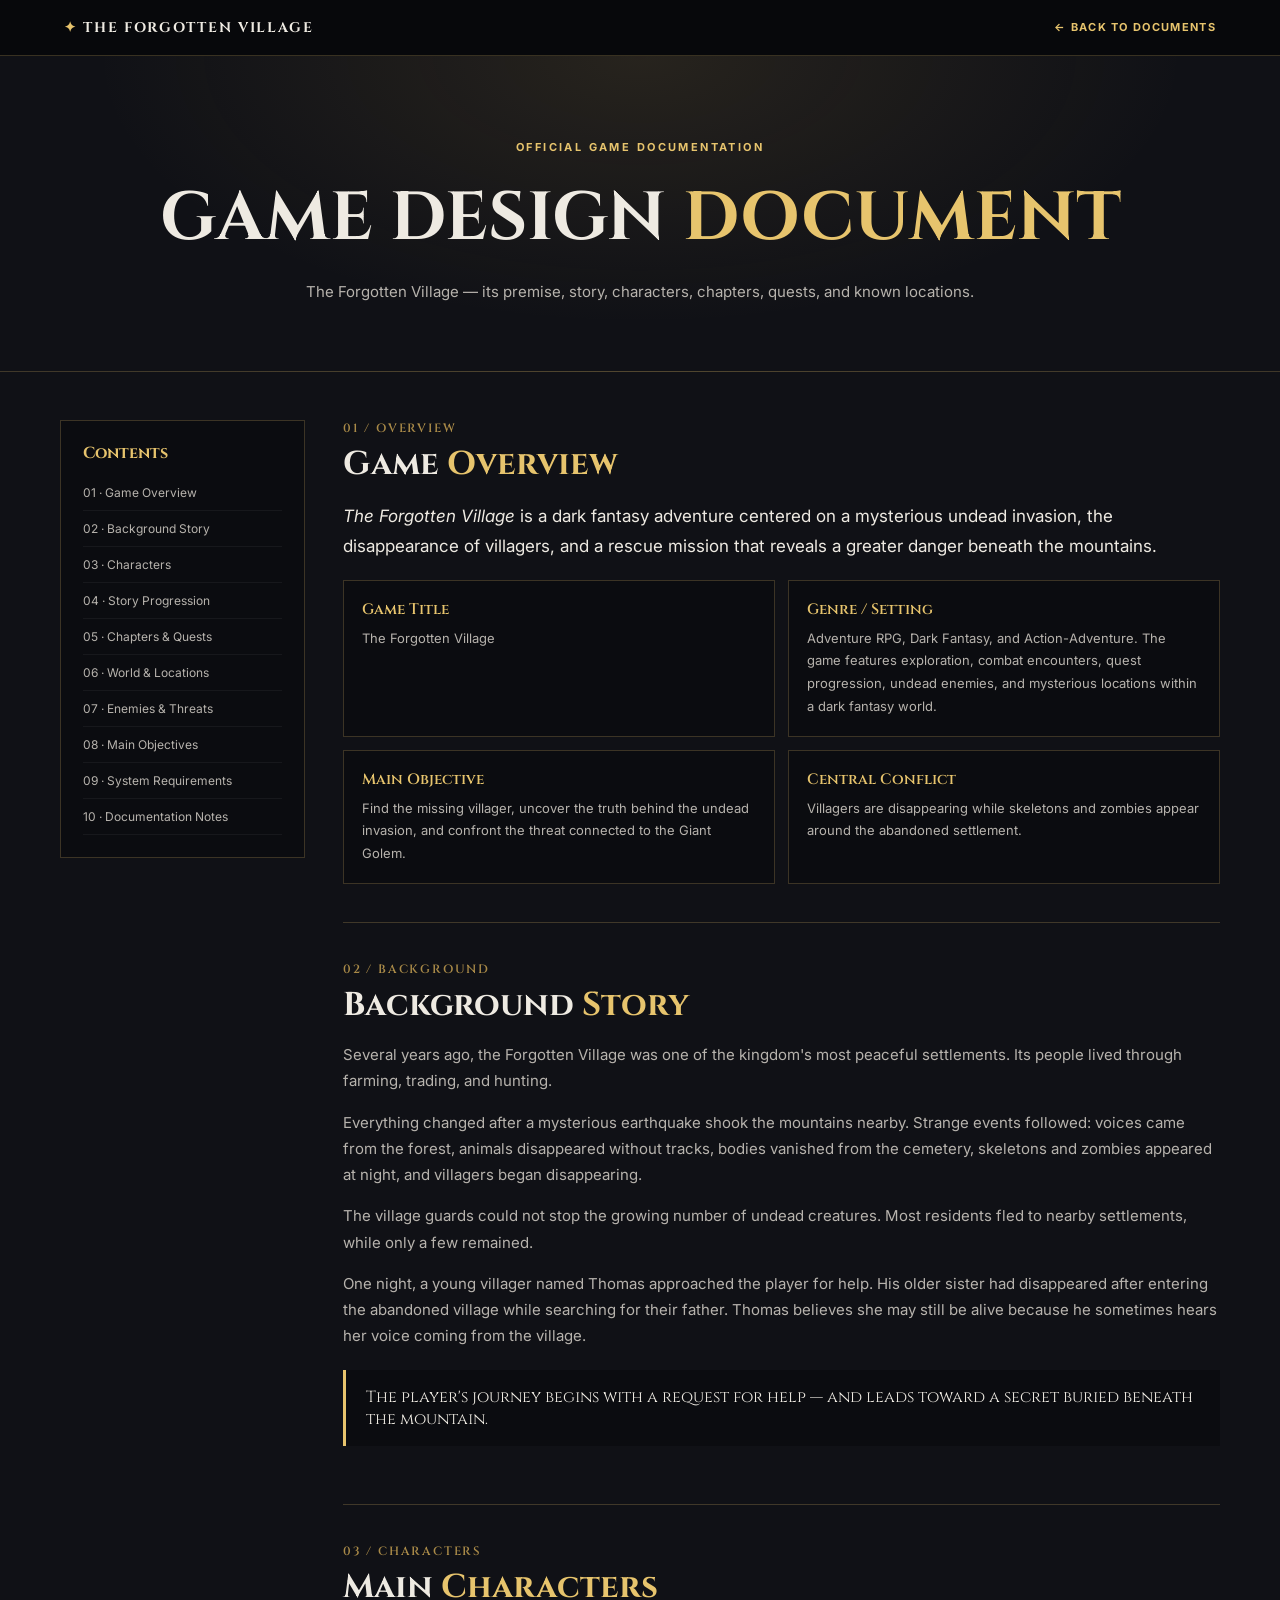
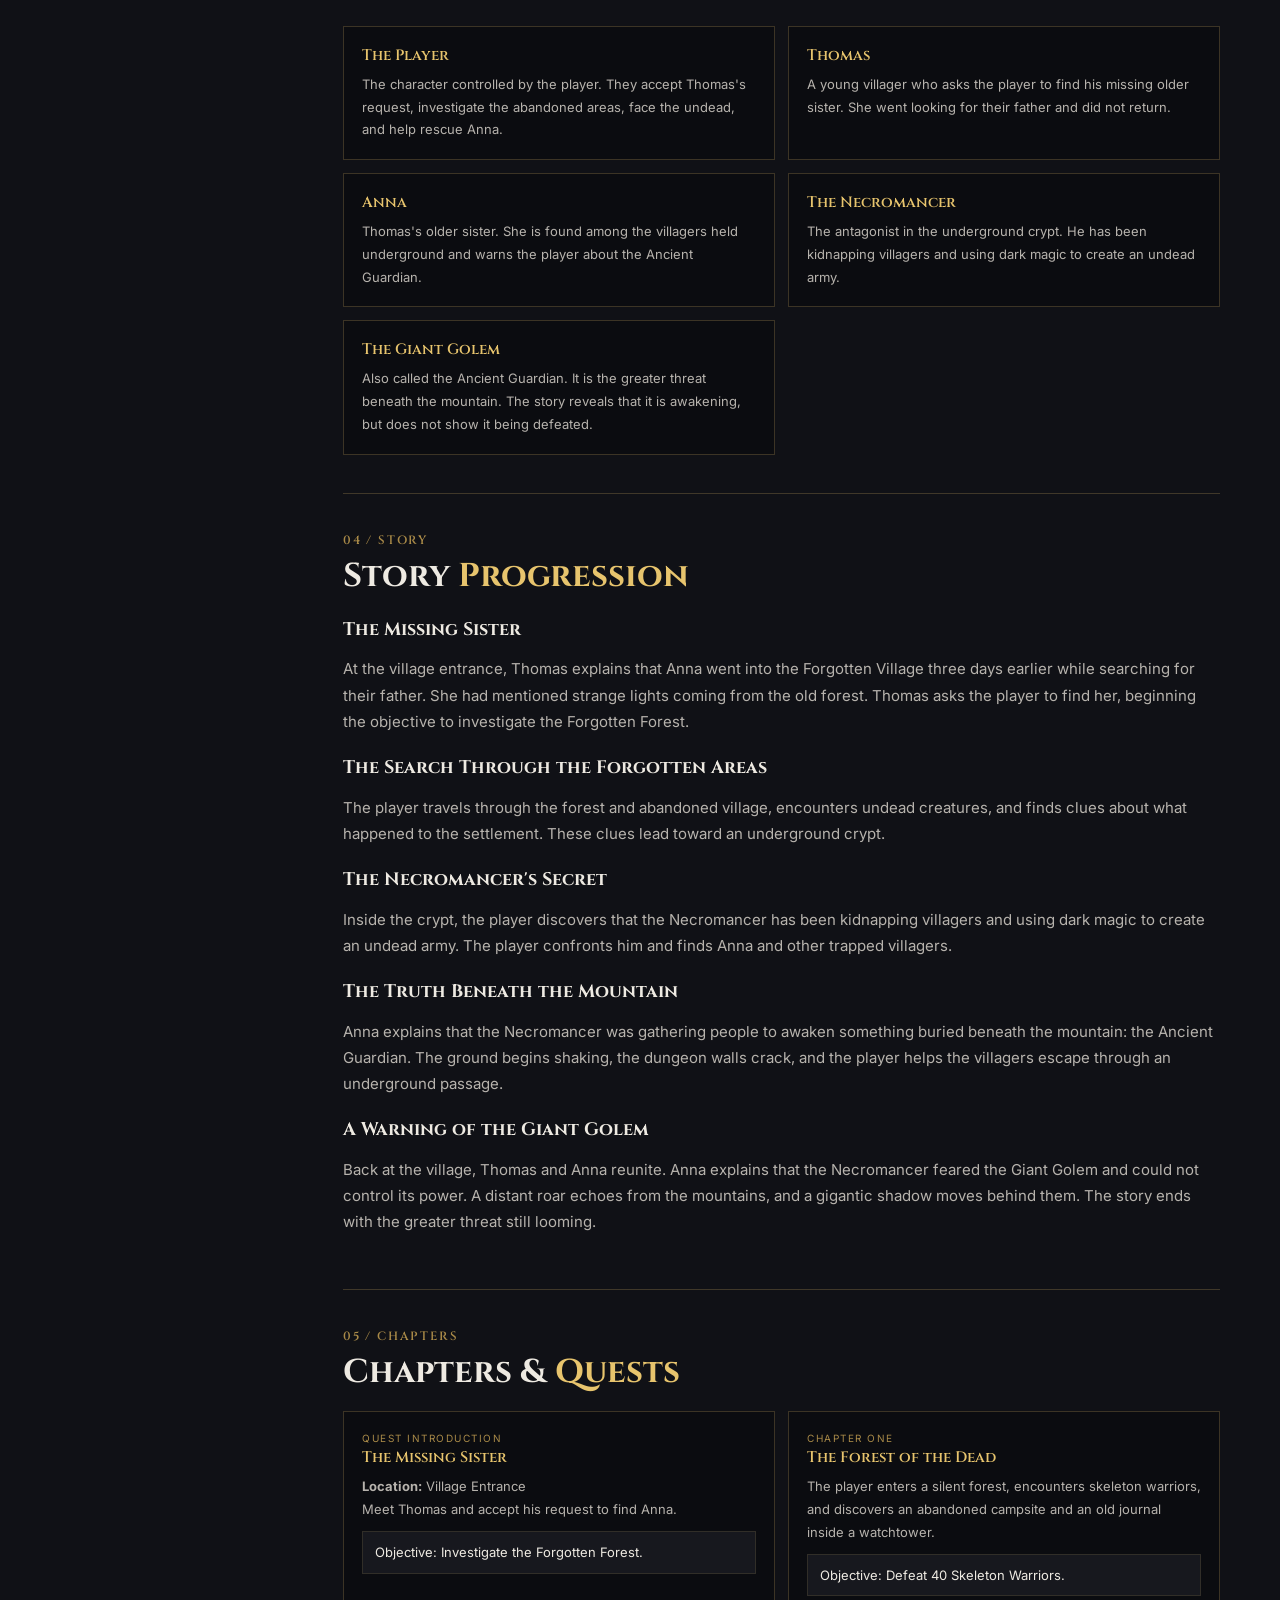
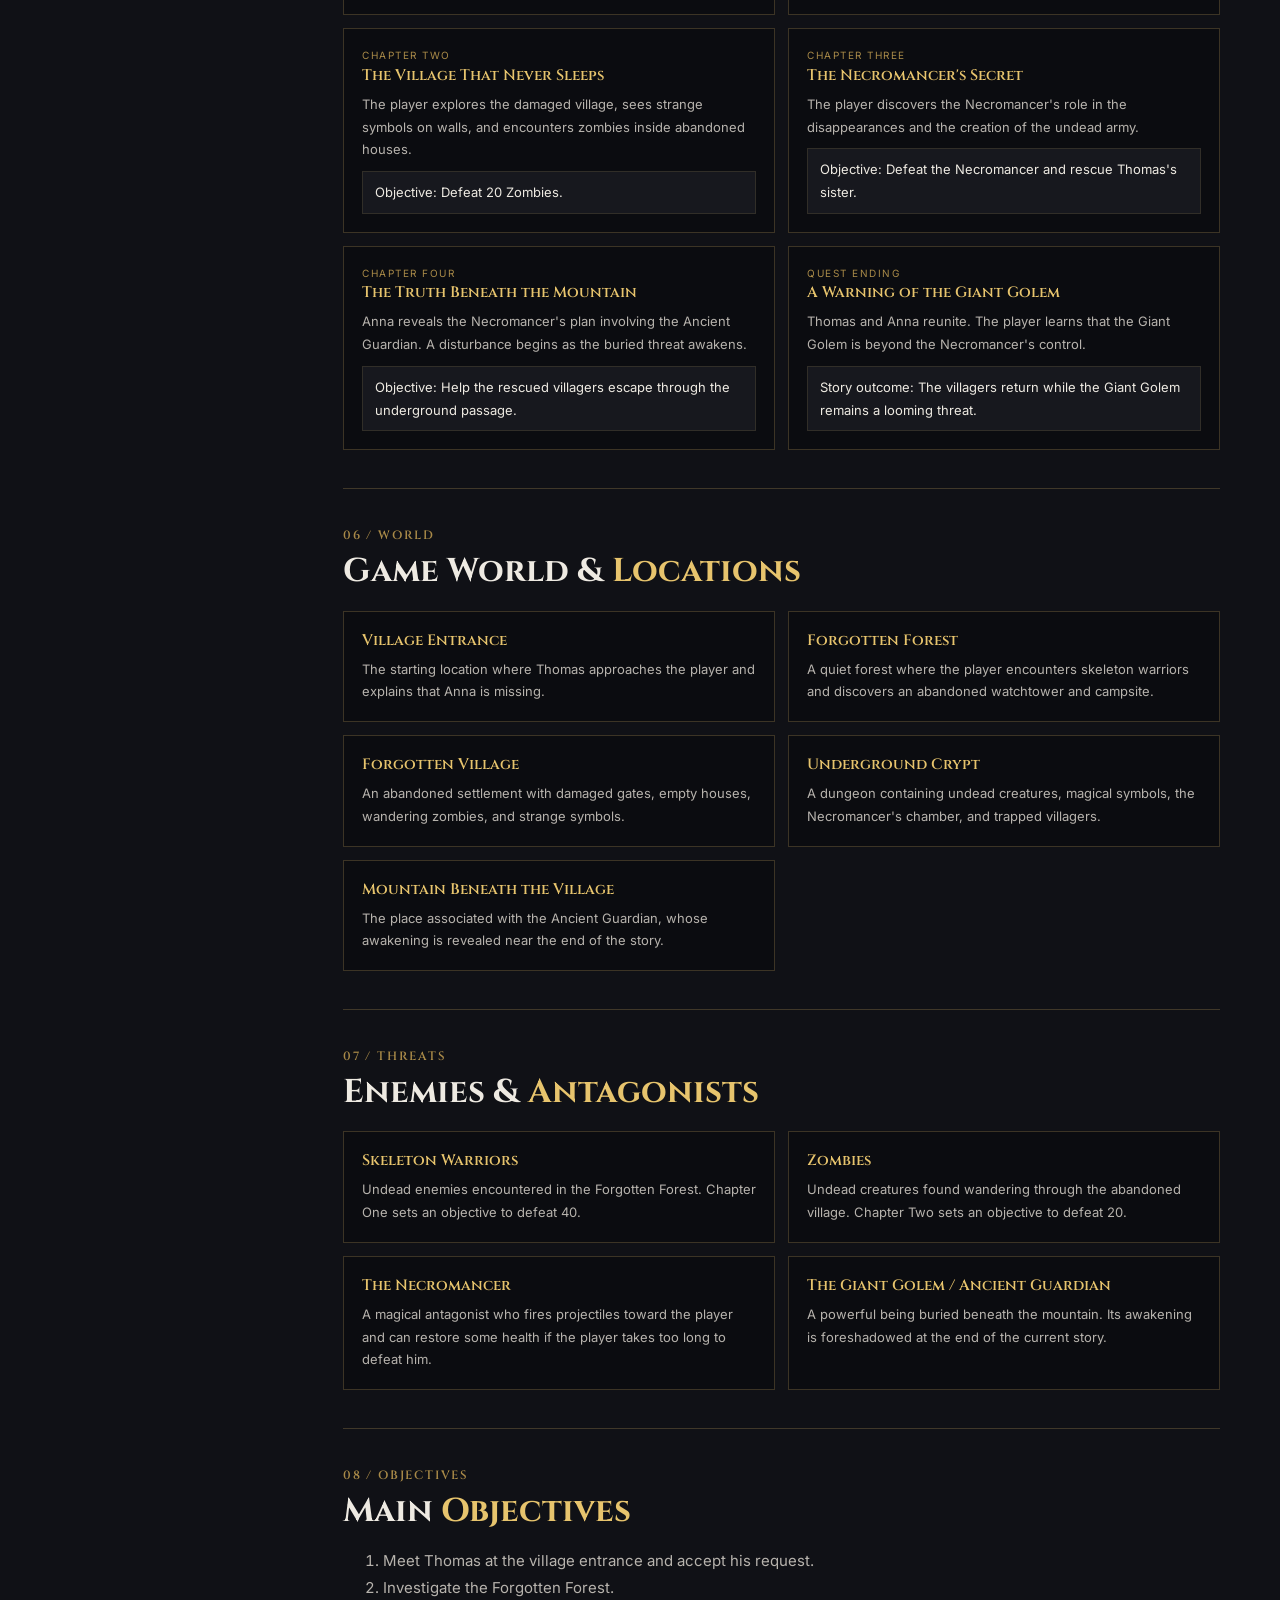
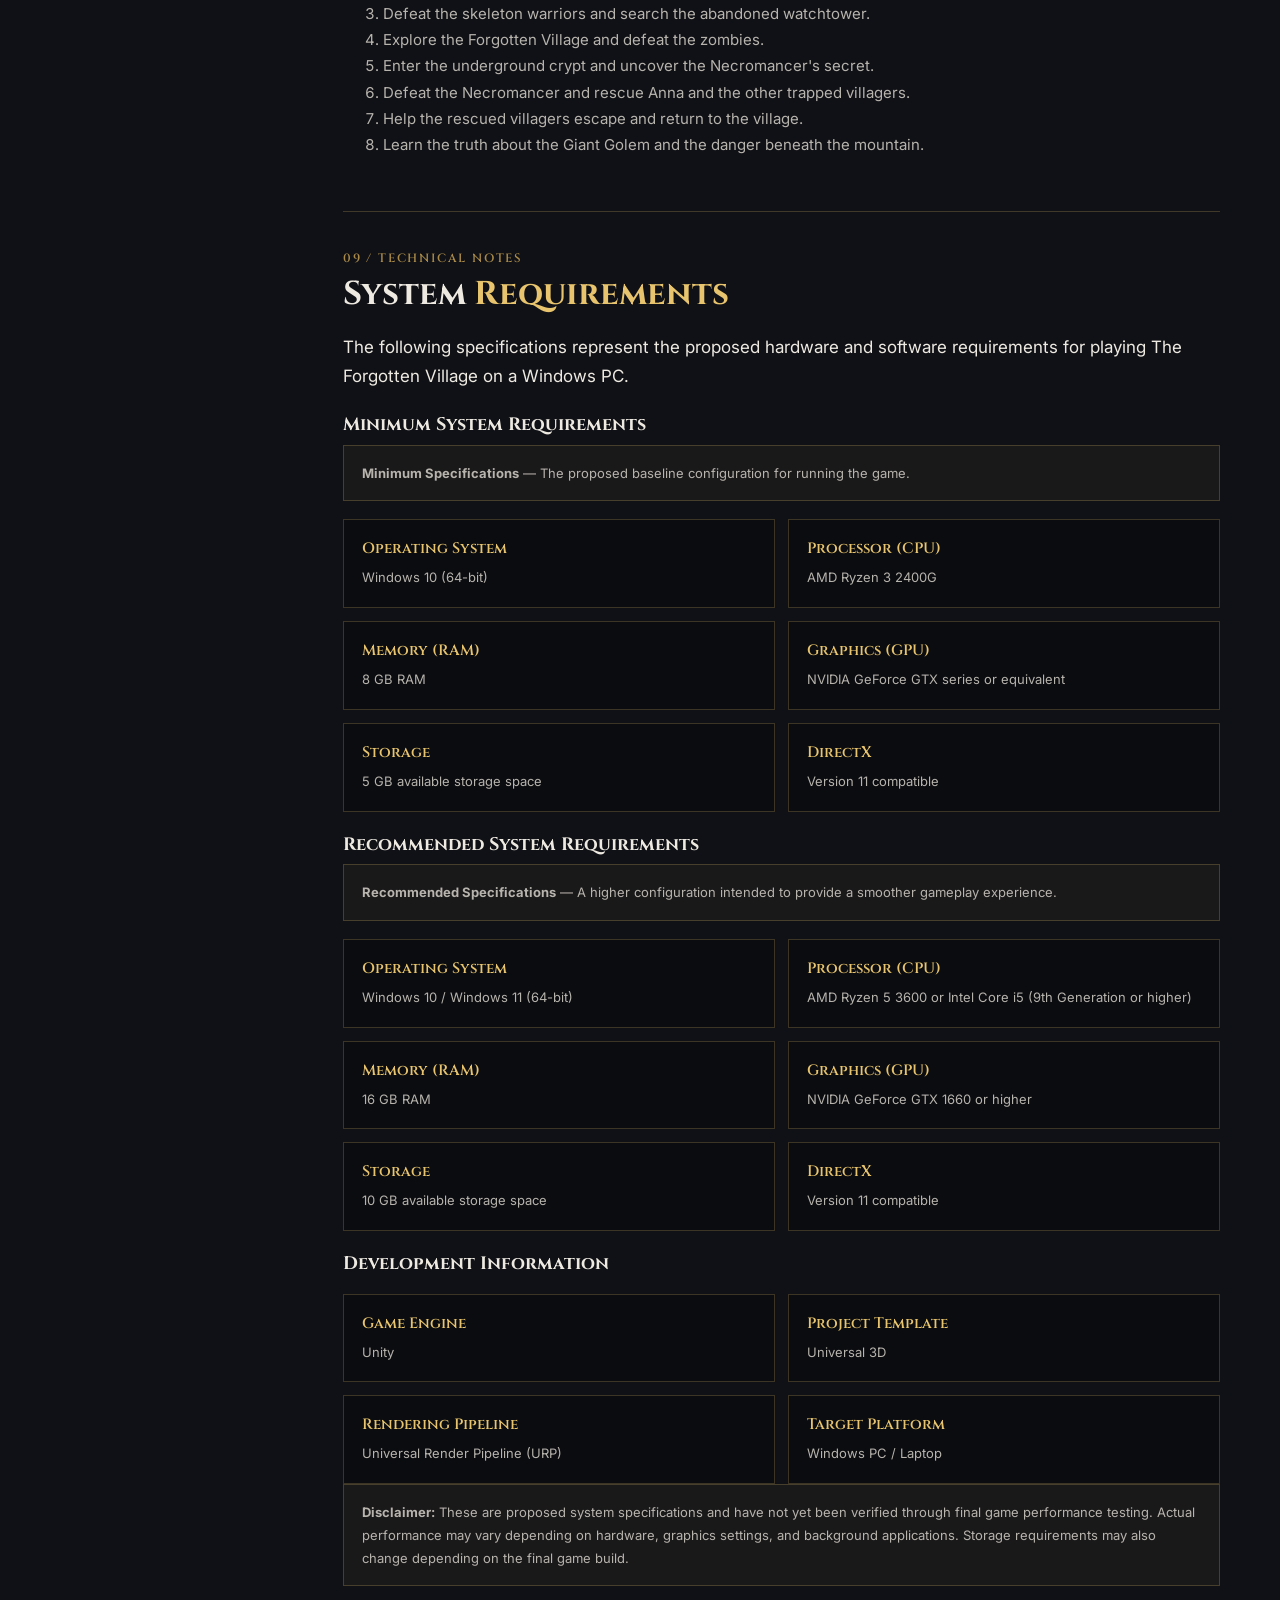
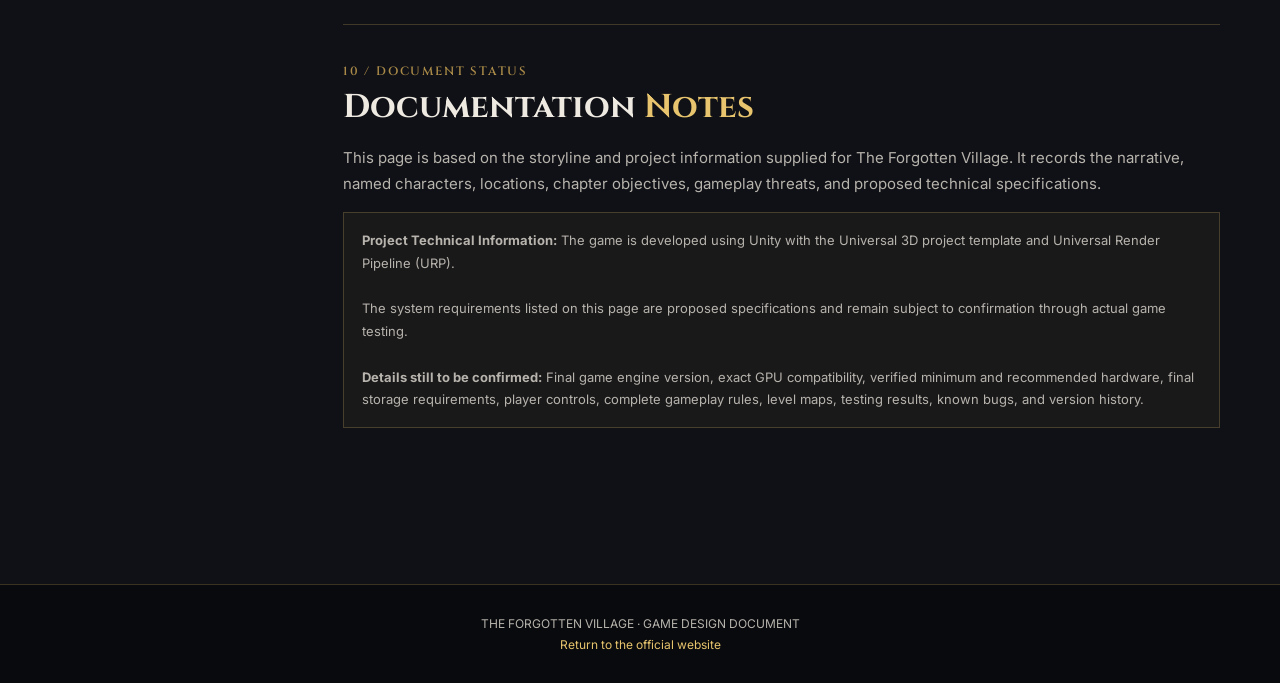
<file: documentation.html>
<!doctype html>
<html lang="en">

<head>
    <meta charset="utf-8">
    <meta name="viewport" content="width=device-width, initial-scale=1">
    <meta name="description" content="The Forgotten Village Game Design Document">
    <title>Game Design Document | The Forgotten Village</title>
    <link rel="preconnect" href="https://fonts.googleapis.com">
    <link rel="preconnect" href="https://fonts.gstatic.com" crossorigin>
    <link
        href="https://fonts.googleapis.com/css2?family=Cinzel:wght@400;500;600;700&family=Inter:wght@300;400;500;600;700&display=swap"
        rel="stylesheet">
    <style>
        :root {
            --bg: #101116;
            --panel: #0b0c10;
            --gold: #e7c46d;
            --gold2: #a98a48;
            --text: #eeeae2;
            --muted: #b7b3ad;
            --line: rgba(231, 196, 109, .22)
        }

        * {
            box-sizing: border-box
        }

        html {
            scroll-behavior: smooth;
            scroll-padding-top: 95px
        }

        body {
            margin: 0;
            background: var(--bg);
            color: var(--text);
            font: 15px/1.75 Inter, Arial, sans-serif
        }

        a {
            color: inherit
        }

        .header {
            position: sticky;
            top: 0;
            z-index: 5;
            display: flex;
            justify-content: space-between;
            align-items: center;
            gap: 20px;
            padding: 18px 5vw;
            background: #08090cf5;
            border-bottom: 1px solid var(--line)
        }

        .brand {
            font: 700 14px Cinzel, serif;
            letter-spacing: .12em;
            text-decoration: none
        }

        .brand b {
            color: var(--gold)
        }

        .back {
            color: var(--gold);
            font-size: 11px;
            font-weight: 700;
            letter-spacing: .12em;
            text-decoration: none;
            text-transform: uppercase
        }

        .hero {
            text-align: center;
            padding: 82px 20px 66px;
            background: radial-gradient(ellipse at top, rgba(169, 138, 72, .15), transparent 60%);
            border-bottom: 1px solid var(--line)
        }

        .eyebrow,
        .kicker {
            color: var(--gold);
            font-size: 11px;
            font-weight: 700;
            letter-spacing: .22em;
            text-transform: uppercase
        }

        h1,
        h2,
        h3 {
            font-family: Cinzel, Georgia, serif;
            line-height: 1.25
        }

        h1 {
            font-size: clamp(36px, 6vw, 68px);
            margin: 18px 0
        }

        h1 span,
        h2 span {
            color: var(--gold)
        }

        .hero p:last-child {
            max-width: 720px;
            margin: auto;
            color: var(--muted)
        }

        .layout {
            width: min(1160px, calc(100% - 40px));
            margin: 48px auto 80px;
            display: grid;
            grid-template-columns: 245px minmax(0, 1fr);
            gap: 38px;
            align-items: start
        }

        .toc {
            position: sticky;
            top: 100px;
            background: var(--panel);
            border: 1px solid var(--line);
            padding: 22px
        }

        .toc h2 {
            font-size: 16px;
            color: var(--gold);
            margin: 0 0 12px
        }

        .toc a {
            display: block;
            padding: 7px 0;
            color: var(--muted);
            font-size: 12px;
            text-decoration: none;
            border-bottom: 1px solid #ffffff0d
        }

        .toc a:hover {
            color: var(--gold)
        }

        section.doc {
            padding-bottom: 38px;
            margin-bottom: 38px;
            border-bottom: 1px solid var(--line)
        }

        section.doc:last-child {
            border: 0
        }

        .num {
            color: var(--gold2);
            font: 600 12px Cinzel, serif;
            letter-spacing: .15em
        }

        h2 {
            font-size: clamp(24px, 3vw, 33px);
            margin: 8px 0 16px
        }

        h3 {
            font-size: 18px;
            margin: 22px 0 8px
        }

        p,
        li {
            color: var(--muted)
        }

        .lead {
            font-size: 17px;
            color: var(--text)
        }

        .grid {
            display: grid;
            grid-template-columns: repeat(2, minmax(0, 1fr));
            gap: 13px;
            margin-top: 18px
        }

        .card {
            background: var(--panel);
            border: 1px solid var(--line);
            padding: 18px
        }

        .card strong {
            display: block;
            color: var(--gold);
            font: 600 15px Cinzel, serif;
            margin-bottom: 7px
        }

        .card p {
            font-size: 13px;
            margin: 0
        }

        .quote {
            margin: 20px 0;
            padding: 16px 20px;
            background: var(--panel);
            border-left: 3px solid var(--gold);
            font: 16px Cinzel, serif
        }

        .chapter-label {
            color: var(--gold2);
            font-size: 10px;
            letter-spacing: .15em;
            text-transform: uppercase
        }

        .objective {
            margin-top: 10px;
            padding: 9px 12px;
            background: #17181e;
            border: 1px solid #e7c46d20;
            color: var(--text);
            font-size: 13px
        }

        .note {
            padding: 16px 18px;
            background: #e7c46d0c;
            border: 1px solid var(--line);
            font-size: 13px;
            color: var(--muted)
        }

        footer {
            text-align: center;
            padding: 28px;
            background: #090a0d;
            border-top: 1px solid var(--line);
            font-size: 12px;
            color: var(--muted)
        }

        footer a {
            color: var(--gold);
            text-decoration: none
        }

        @media(max-width:800px) {
            .layout {
                grid-template-columns: 1fr
            }

            .toc {
                position: static
            }

            .toc nav {
                display: grid;
                grid-template-columns: repeat(2, 1fr);
                gap: 0 14px
            }
        }

        @media(max-width:520px) {
            .header {
                padding: 14px
            }

            .brand {
                font-size: 10px
            }

            .hero {
                padding: 60px 18px
            }

            .layout {
                width: calc(100% - 28px);
                margin-top: 26px
            }

            .grid,
            .toc nav {
                grid-template-columns: 1fr
            }
        }
    </style>
</head>

<body>
    <header class="header">
        <a class="brand" href="index.html#home"><b>✦</b> THE FORGOTTEN VILLAGE</a>
        <a class="back" href="index.html#devlog">← Back to Documents</a>
    </header>
    <div class="hero">
        <div class="eyebrow">Official Game Documentation</div>
        <h1>GAME DESIGN <span>DOCUMENT</span></h1>
        <p>The Forgotten Village — its premise, story, characters, chapters, quests, and known locations.</p>
    </div>
    <div class="layout">
        <aside class="toc">
            <h2>Contents</h2>
            <nav>
                <a href="#overview">01 · Game Overview</a>
                <a href="#background">02 · Background Story</a>
                <a href="#characters">03 · Characters</a>
                <a href="#story">04 · Story Progression</a>
                <a href="#chapters">05 · Chapters & Quests</a>
                <a href="#world">06 · World & Locations</a>
                <a href="#enemies">07 · Enemies & Threats</a>
                <a href="#objectives">08 · Main Objectives</a>
                <a href="#requirements">09 · System Requirements</a>
                <a href="#notes">10 · Documentation Notes</a>
            </nav>
        </aside>
        <main>
            <section class="doc" id="overview">
                <div class="num">01 / OVERVIEW</div>
                <h2>Game <span>Overview</span></h2>
                <p class="lead"><em>The Forgotten Village</em> is a dark fantasy adventure centered on a mysterious
                    undead invasion, the disappearance of villagers, and a rescue mission that reveals a greater danger
                    beneath the mountains.</p>
                <div class="grid">
                    <div class="card"><strong>Game Title</strong>
                        <p>The Forgotten Village</p>
                    </div>
                    <div class="card">
                        <strong>Genre / Setting</strong>
                        <p>
                            Adventure RPG, Dark Fantasy, and Action-Adventure.
                            The game features exploration, combat encounters,
                            quest progression, undead enemies, and mysterious
                            locations within a dark fantasy world.
                        </p>
                    </div>
                    <div class="card"><strong>Main Objective</strong>
                        <p>Find the missing villager, uncover the truth behind the undead invasion, and confront the
                            threat connected to the Giant Golem.</p>
                    </div>
                    <div class="card"><strong>Central Conflict</strong>
                        <p>Villagers are disappearing while skeletons and zombies appear around the abandoned
                            settlement.</p>
                    </div>
                </div>
            </section>
            <section class="doc" id="background">
                <div class="num">02 / BACKGROUND</div>
                <h2>Background <span>Story</span></h2>
                <p>Several years ago, the Forgotten Village was one of the kingdom's most peaceful settlements. Its
                    people lived through farming, trading, and hunting.</p>
                <p>Everything changed after a mysterious earthquake shook the mountains nearby. Strange events followed:
                    voices came from the forest, animals disappeared without tracks, bodies vanished from the cemetery,
                    skeletons and zombies appeared at night, and villagers began disappearing.</p>
                <p>The village guards could not stop the growing number of undead creatures. Most residents fled to
                    nearby settlements, while only a few remained.</p>
                <p>One night, a young villager named Thomas approached the player for help. His older sister had
                    disappeared after entering the abandoned village while searching for their father. Thomas believes
                    she may still be alive because he sometimes hears her voice coming from the village.</p>
                <div class="quote">The player's journey begins with a request for help — and leads toward a secret
                    buried beneath the mountain.</div>
            </section>
            <section class="doc" id="characters">
                <div class="num">03 / CHARACTERS</div>
                <h2>Main <span>Characters</span></h2>
                <div class="grid">
                    <div class="card"><strong>The Player</strong>
                        <p>The character controlled by the player. They accept Thomas's request, investigate the
                            abandoned areas, face the undead, and help rescue Anna.</p>
                    </div>
                    <div class="card"><strong>Thomas</strong>
                        <p>A young villager who asks the player to find his missing older sister. She went looking for
                            their father and did not return.</p>
                    </div>
                    <div class="card"><strong>Anna</strong>
                        <p>Thomas's older sister. She is found among the villagers held underground and warns the player
                            about the Ancient Guardian.</p>
                    </div>
                    <div class="card"><strong>The Necromancer</strong>
                        <p>The antagonist in the underground crypt. He has been kidnapping villagers and using dark
                            magic to create an undead army.</p>
                    </div>
                    <div class="card"><strong>The Giant Golem</strong>
                        <p>Also called the Ancient Guardian. It is the greater threat beneath the mountain. The story
                            reveals that it is awakening, but does not show it being defeated.</p>
                    </div>
                </div>
            </section>
            <section class="doc" id="story">
                <div class="num">04 / STORY</div>
                <h2>Story <span>Progression</span></h2>
                <h3>The Missing Sister</h3>
                <p>At the village entrance, Thomas explains that Anna went into the Forgotten Village three days earlier
                    while searching for their father. She had mentioned strange lights coming from the old forest.
                    Thomas asks the player to find her, beginning the objective to investigate the Forgotten Forest.</p>
                <h3>The Search Through the Forgotten Areas</h3>
                <p>The player travels through the forest and abandoned village, encounters undead creatures, and finds
                    clues about what happened to the settlement. These clues lead toward an underground crypt.</p>
                <h3>The Necromancer's Secret</h3>
                <p>Inside the crypt, the player discovers that the Necromancer has been kidnapping villagers and using
                    dark magic to create an undead army. The player confronts him and finds Anna and other trapped
                    villagers.</p>
                <h3>The Truth Beneath the Mountain</h3>
                <p>Anna explains that the Necromancer was gathering people to awaken something buried beneath the
                    mountain: the Ancient Guardian. The ground begins shaking, the dungeon walls crack, and the player
                    helps the villagers escape through an underground passage.</p>
                <h3>A Warning of the Giant Golem</h3>
                <p>Back at the village, Thomas and Anna reunite. Anna explains that the Necromancer feared the Giant
                    Golem and could not control its power. A distant roar echoes from the mountains, and a gigantic
                    shadow moves behind them. The story ends with the greater threat still looming.</p>
            </section>
            <section class="doc" id="chapters">
                <div class="num">05 / CHAPTERS</div>
                <h2>Chapters & <span>Quests</span></h2>
                <div class="grid">
                    <div class="card">
                        <div class="chapter-label">Quest Introduction</div><strong>The Missing Sister</strong>
                        <p><b>Location:</b> Village Entrance</p>
                        <p>Meet Thomas and accept his request to find Anna.</p>
                        <div class="objective">Objective: Investigate the Forgotten Forest.</div>
                    </div>
                    <div class="card">
                        <div class="chapter-label">Chapter One</div><strong>The Forest of the Dead</strong>
                        <p>The player enters a silent forest, encounters skeleton warriors, and discovers an abandoned
                            campsite and an old journal inside a watchtower.</p>
                        <div class="objective">Objective: Defeat 40 Skeleton Warriors.</div>
                    </div>
                    <div class="card">
                        <div class="chapter-label">Chapter Two</div><strong>The Village That Never Sleeps</strong>
                        <p>The player explores the damaged village, sees strange symbols on walls, and encounters
                            zombies inside abandoned houses.</p>
                        <div class="objective">Objective: Defeat 20 Zombies.</div>
                    </div>
                    <div class="card">
                        <div class="chapter-label">Chapter Three</div><strong>The Necromancer's Secret</strong>
                        <p>The player discovers the Necromancer's role in the disappearances and the creation of the
                            undead army.</p>
                        <div class="objective">Objective: Defeat the Necromancer and rescue Thomas's sister.</div>
                    </div>
                    <div class="card">
                        <div class="chapter-label">Chapter Four</div><strong>The Truth Beneath the Mountain</strong>
                        <p>Anna reveals the Necromancer's plan involving the Ancient Guardian. A disturbance begins as
                            the buried threat awakens.</p>
                        <div class="objective">Objective: Help the rescued villagers escape through the underground
                            passage.</div>
                    </div>
                    <div class="card">
                        <div class="chapter-label">Quest Ending</div><strong>A Warning of the Giant Golem</strong>
                        <p>Thomas and Anna reunite. The player learns that the Giant Golem is beyond the Necromancer's
                            control.</p>
                        <div class="objective">Story outcome: The villagers return while the Giant Golem remains a
                            looming threat.</div>
                    </div>
                </div>
            </section>
            <section class="doc" id="world">
                <div class="num">06 / WORLD</div>
                <h2>Game World & <span>Locations</span></h2>
                <div class="grid">
                    <div class="card"><strong>Village Entrance</strong>
                        <p>The starting location where Thomas approaches the player and explains that Anna is missing.
                        </p>
                    </div>
                    <div class="card"><strong>Forgotten Forest</strong>
                        <p>A quiet forest where the player encounters skeleton warriors and discovers an abandoned
                            watchtower and campsite.</p>
                    </div>
                    <div class="card"><strong>Forgotten Village</strong>
                        <p>An abandoned settlement with damaged gates, empty houses, wandering zombies, and strange
                            symbols.</p>
                    </div>
                    <div class="card"><strong>Underground Crypt</strong>
                        <p>A dungeon containing undead creatures, magical symbols, the Necromancer's chamber, and
                            trapped villagers.</p>
                    </div>
                    <div class="card"><strong>Mountain Beneath the Village</strong>
                        <p>The place associated with the Ancient Guardian, whose awakening is revealed near the end of
                            the story.</p>
                    </div>
                </div>
            </section>
            <section class="doc" id="enemies">
                <div class="num">07 / THREATS</div>
                <h2>Enemies & <span>Antagonists</span></h2>
                <div class="grid">
                    <div class="card"><strong>Skeleton Warriors</strong>
                        <p>Undead enemies encountered in the Forgotten Forest. Chapter One sets an objective to defeat
                            40.</p>
                    </div>
                    <div class="card"><strong>Zombies</strong>
                        <p>Undead creatures found wandering through the abandoned village. Chapter Two sets an objective
                            to defeat 20.</p>
                    </div>
                    <div class="card"><strong>The Necromancer</strong>
                        <p>A magical antagonist who fires projectiles toward the player and can restore some health if
                            the player takes too long to defeat him.</p>
                    </div>
                    <div class="card"><strong>The Giant Golem / Ancient Guardian</strong>
                        <p>A powerful being buried beneath the mountain. Its awakening is foreshadowed at the end of the
                            current story.</p>
                    </div>
                </div>
            </section>
            <section class="doc" id="objectives">
                <div class="num">08 / OBJECTIVES</div>
                <h2>Main <span>Objectives</span></h2>
                <ol>
                    <li>Meet Thomas at the village entrance and accept his request.</li>
                    <li>Investigate the Forgotten Forest.</li>
                    <li>Defeat the skeleton warriors and search the abandoned watchtower.</li>
                    <li>Explore the Forgotten Village and defeat the zombies.</li>
                    <li>Enter the underground crypt and uncover the Necromancer's secret.</li>
                    <li>Defeat the Necromancer and rescue Anna and the other trapped villagers.</li>
                    <li>Help the rescued villagers escape and return to the village.</li>
                    <li>Learn the truth about the Giant Golem and the danger beneath the mountain.</li>
                </ol>
            </section>

            <section class="doc" id="requirements">
                <div class="num">09 / TECHNICAL NOTES</div>
                <h2>System <span>Requirements</span></h2>

                <p class="lead">
                    The following specifications represent the proposed
                    hardware and software requirements for playing
                    The Forgotten Village on a Windows PC.
                </p>

                <h3>Minimum System Requirements</h3>

                <div class="note">
                    <b>Minimum Specifications</b> — The proposed baseline
                    configuration for running the game.
                </div>

                <div class="grid">
                    <div class="card">
                        <strong>Operating System</strong>
                        <p>Windows 10 (64-bit)</p>
                    </div>

                    <div class="card">
                        <strong>Processor (CPU)</strong>
                        <p>AMD Ryzen 3 2400G</p>
                    </div>

                    <div class="card">
                        <strong>Memory (RAM)</strong>
                        <p>8 GB RAM</p>
                    </div>

                    <div class="card">
                        <strong>Graphics (GPU)</strong>
                        <p>NVIDIA GeForce GTX series or equivalent</p>
                    </div>

                    <div class="card">
                        <strong>Storage</strong>
                        <p>5 GB available storage space</p>
                    </div>

                    <div class="card">
                        <strong>DirectX</strong>
                        <p>Version 11 compatible</p>
                    </div>
                </div>

                <h3>Recommended System Requirements</h3>

                <div class="note">
                    <b>Recommended Specifications</b> — A higher
                    configuration intended to provide a smoother
                    gameplay experience.
                </div>

                <div class="grid">
                    <div class="card">
                        <strong>Operating System</strong>
                        <p>Windows 10 / Windows 11 (64-bit)</p>
                    </div>

                    <div class="card">
                        <strong>Processor (CPU)</strong>
                        <p>AMD Ryzen 5 3600 or Intel Core i5 (9th Generation or higher)</p>
                    </div>

                    <div class="card">
                        <strong>Memory (RAM)</strong>
                        <p>16 GB RAM</p>
                    </div>

                    <div class="card">
                        <strong>Graphics (GPU)</strong>
                        <p>NVIDIA GeForce GTX 1660 or higher</p>
                    </div>

                    <div class="card">
                        <strong>Storage</strong>
                        <p>10 GB available storage space</p>
                    </div>

                    <div class="card">
                        <strong>DirectX</strong>
                        <p>Version 11 compatible</p>
                    </div>
                </div>

                <h3>Development Information</h3>

                <div class="grid">
                    <div class="card">
                        <strong>Game Engine</strong>
                        <p>Unity</p>
                    </div>

                    <div class="card">
                        <strong>Project Template</strong>
                        <p>Universal 3D</p>
                    </div>

                    <div class="card">
                        <strong>Rendering Pipeline</strong>
                        <p>Universal Render Pipeline (URP)</p>
                    </div>

                    <div class="card">
                        <strong>Target Platform</strong>
                        <p>Windows PC / Laptop</p>
                    </div>
                </div>

                <div class="note">
                    <b>Disclaimer:</b> These are proposed system
                    specifications and have not yet been verified
                    through final game performance testing. Actual
                    performance may vary depending on hardware,
                    graphics settings, and background applications.
                    Storage requirements may also change depending
                    on the final game build.
                </div>
            </section>

            <section class="doc" id="notes">
                <div class="num">10 / DOCUMENT STATUS</div>
                <h2>Documentation <span>Notes</span></h2>

                <p>
                    This page is based on the storyline and project
                    information supplied for The Forgotten Village.
                    It records the narrative, named characters,
                    locations, chapter objectives, gameplay threats,
                    and proposed technical specifications.
                </p>

                <div class="note">
                    <b>Project Technical Information:</b>
                    The game is developed using Unity with the
                    Universal 3D project template and Universal
                    Render Pipeline (URP).

                    <br><br>

                    The system requirements listed on this page
                    are proposed specifications and remain subject
                    to confirmation through actual game testing.

                    <br><br>

                    <b>Details still to be confirmed:</b>
                    Final game engine version, exact GPU compatibility,
                    verified minimum and recommended hardware,
                    final storage requirements, player controls,
                    complete gameplay rules, level maps, testing
                    results, known bugs, and version history.
                </div>
            </section>
        </main>
    </div>
    <footer>THE FORGOTTEN VILLAGE · GAME DESIGN DOCUMENT<br><a href="index.html#devlog">Return to the official
            website</a></footer>
</body>

</html>
</file>
